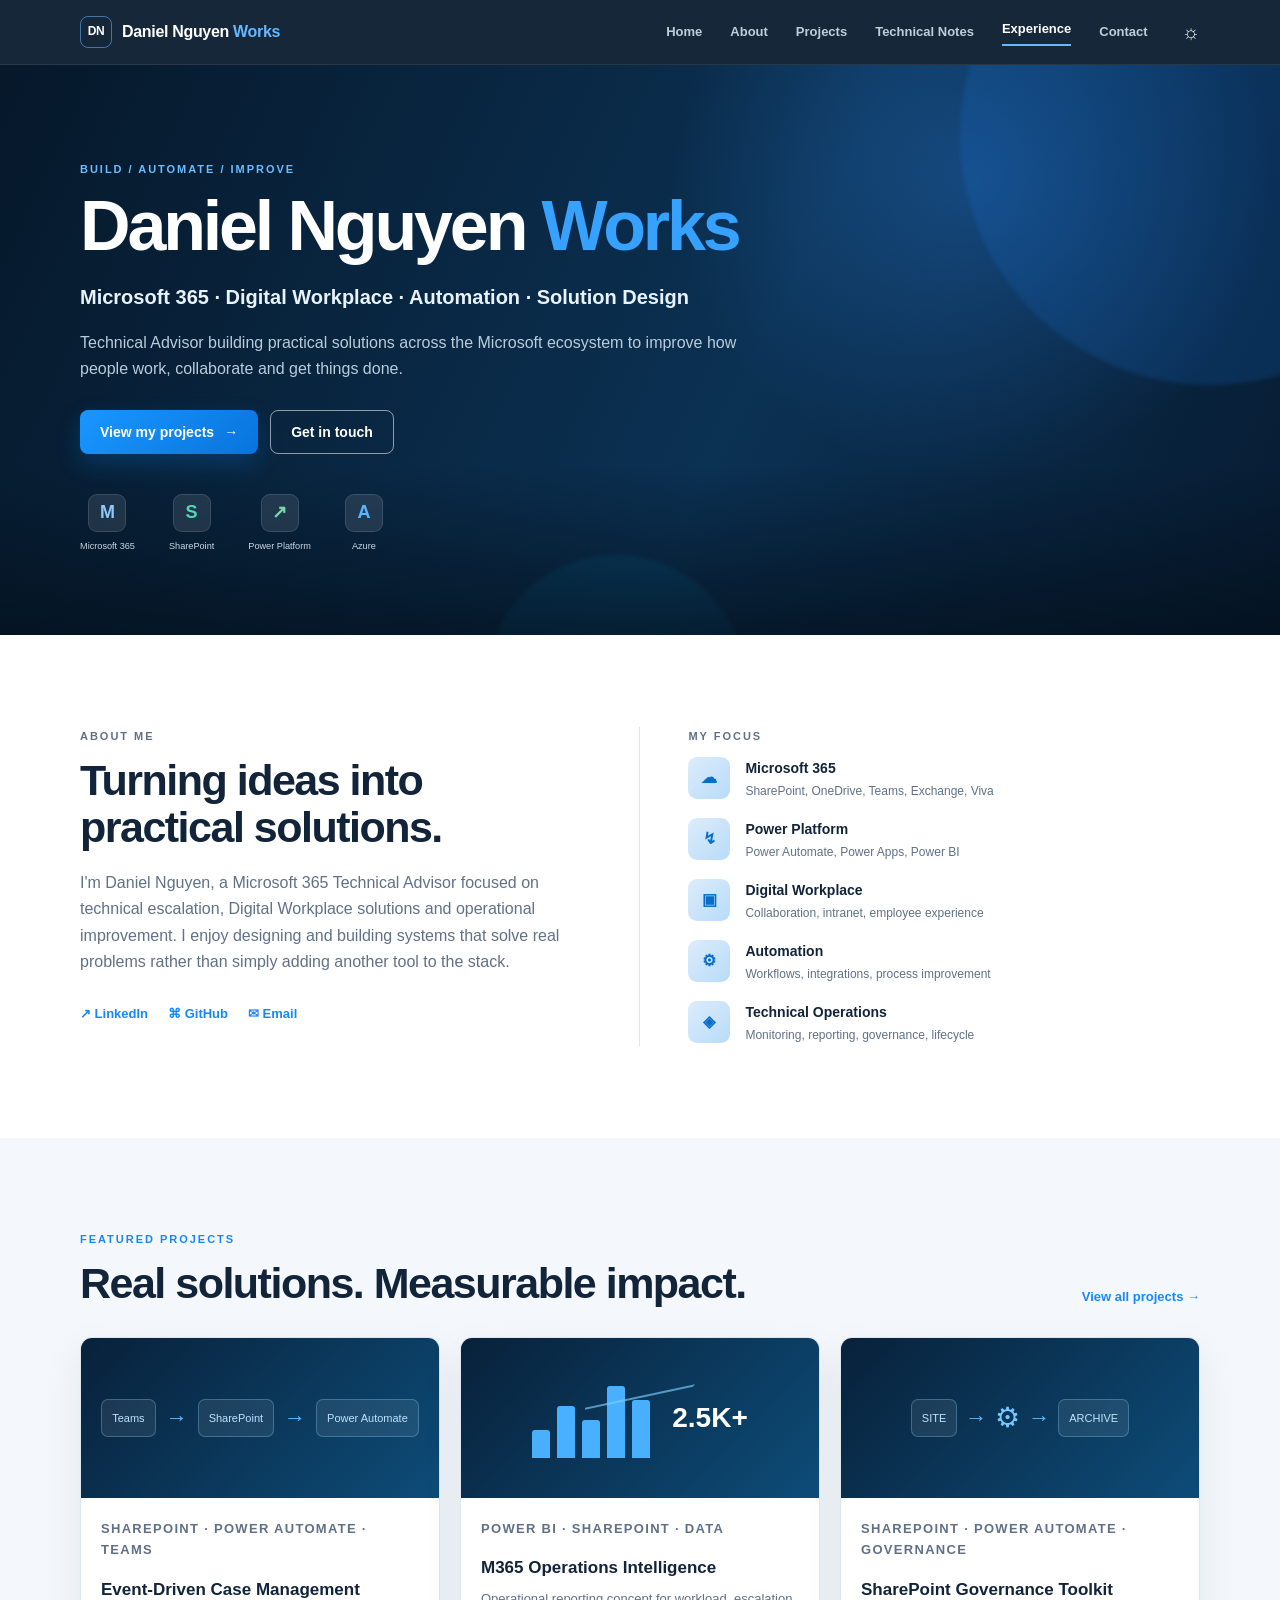
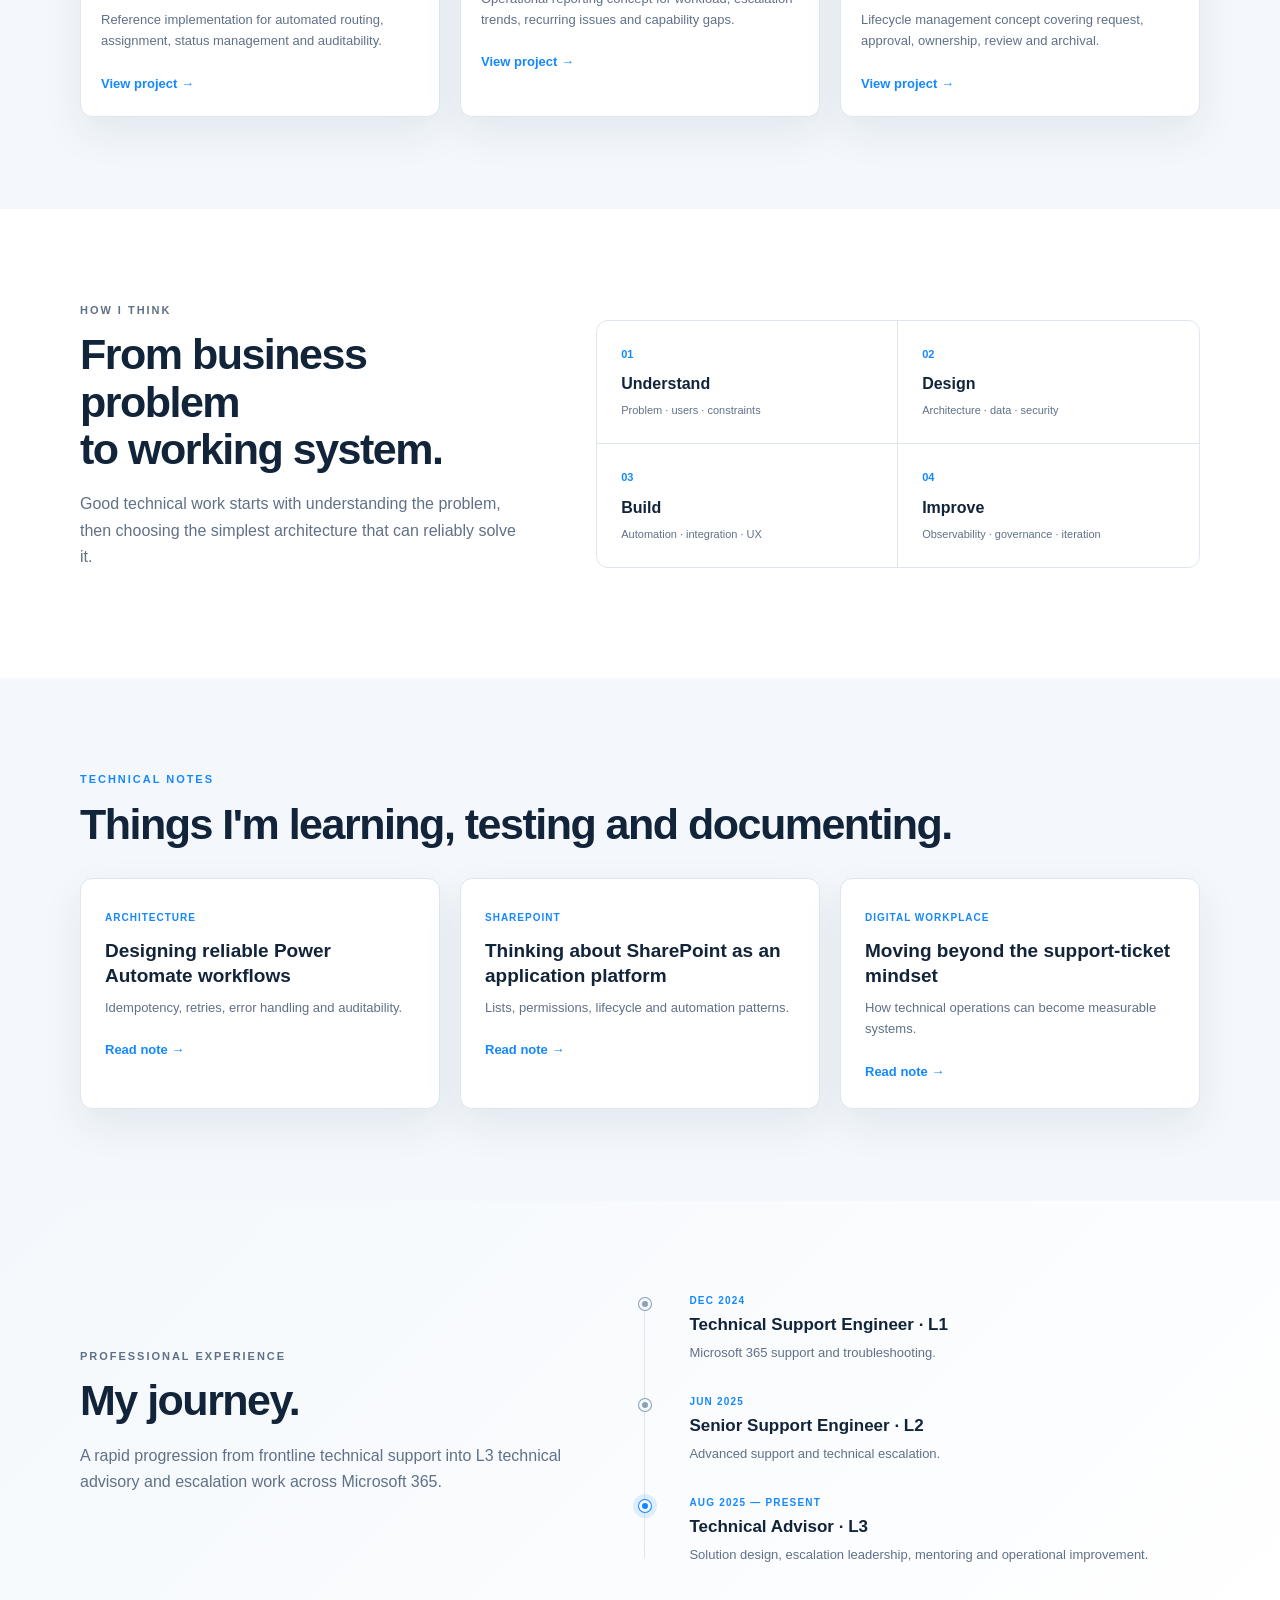
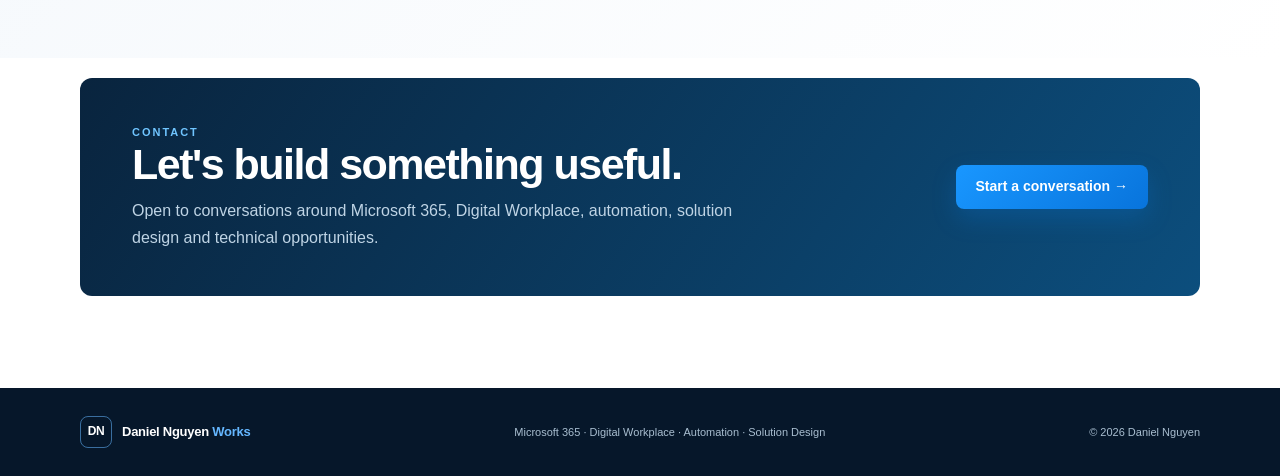
<file: index.html>
<!DOCTYPE html>
<html lang="en">
<head>
  <meta charset="UTF-8">
  <meta name="viewport" content="width=device-width, initial-scale=1.0">
  <meta name="description" content="Daniel Nguyen — Microsoft 365, Digital Workplace, Automation and Solution Design portfolio.">
  <meta name="author" content="Daniel Nguyen">
  <meta name="theme-color" content="#081a2e">
  <title>Daniel Nguyen Works | M365 · Digital Workplace · Automation</title>
  <link rel="stylesheet" href="style.css">
</head>
<body>
  <header class="site-header" id="top">
    <nav class="nav container" aria-label="Main navigation">
      <a class="brand" href="#top" aria-label="Daniel Nguyen Works home">
        <span class="brand-mark">DN</span>
        <span>Daniel Nguyen <b>Works</b></span>
      </a>

      <button class="menu-toggle" aria-label="Toggle navigation" aria-expanded="false">
        <span></span><span></span><span></span>
      </button>

      <div class="nav-links">
        <a class="active" href="#top">Home</a>
        <a href="#about">About</a>
        <a href="#projects">Projects</a>
        <a href="#notes">Technical Notes</a>
        <a href="#experience">Experience</a>
        <a href="#contact">Contact</a>
        <button class="theme-toggle" type="button" aria-label="Toggle light and dark mode">☼</button>
      </div>
    </nav>
  </header>

  <main>
    <section class="hero">
      <div class="hero-glow hero-glow-one"></div>
      <div class="hero-glow hero-glow-two"></div>
      <div class="container hero-grid">
        <div class="hero-copy">
          <p class="eyebrow">BUILD / AUTOMATE / IMPROVE</p>
          <h1>Daniel Nguyen <span>Works</span></h1>
          <p class="hero-subtitle">Microsoft 365 · Digital Workplace · Automation · Solution Design</p>
          <p class="hero-text">
            Technical Advisor building practical solutions across the Microsoft ecosystem
            to improve how people work, collaborate and get things done.
          </p>
          <div class="hero-actions">
            <a class="button primary" href="#projects">View my projects <span>→</span></a>
            <a class="button secondary" href="#contact">Get in touch</a>
          </div>
          <div class="platforms" aria-label="Technology focus">
            <div><span class="platform-icon m365">M</span><small>Microsoft 365</small></div>
            <div><span class="platform-icon spo">S</span><small>SharePoint</small></div>
            <div><span class="platform-icon pa">↗</span><small>Power Platform</small></div>
            <div><span class="platform-icon azure">A</span><small>Azure</small></div>
          </div>
        </div>
      </div>
    </section>

    <section class="section about-section" id="about">
      <div class="container two-column">
        <div>
          <p class="eyebrow">ABOUT ME</p>
          <h2>Turning ideas into<br>practical solutions.</h2>
          <p>
            I'm Daniel Nguyen, a Microsoft 365 Technical Advisor focused on
            technical escalation, Digital Workplace solutions and operational improvement.
            I enjoy designing and building systems that solve real problems rather than
            simply adding another tool to the stack.
          </p>
          <div class="quick-links">
            <a href="https://www.linkedin.com/in/daniel-nguyen-039344411/" target="_blank" rel="noopener">↗ LinkedIn</a>
            <a href="https://danielng-works.github.io" target="_blank" rel="noopener">⌘ GitHub</a>
            <a href="mailto:connect.danielng@gmail.com">✉ Email</a>
          </div>
        </div>

        <div class="focus-panel">
          <p class="eyebrow">MY FOCUS</p>
          <div class="focus-list">
            <div class="focus-item">
              <span class="focus-icon">☁</span>
              <div><strong>Microsoft 365</strong><small>SharePoint, OneDrive, Teams, Exchange, Viva</small></div>
            </div>
            <div class="focus-item">
              <span class="focus-icon">↯</span>
              <div><strong>Power Platform</strong><small>Power Automate, Power Apps, Power BI</small></div>
            </div>
            <div class="focus-item">
              <span class="focus-icon">▣</span>
              <div><strong>Digital Workplace</strong><small>Collaboration, intranet, employee experience</small></div>
            </div>
            <div class="focus-item">
              <span class="focus-icon">⚙</span>
              <div><strong>Automation</strong><small>Workflows, integrations, process improvement</small></div>
            </div>
            <div class="focus-item">
              <span class="focus-icon">◈</span>
              <div><strong>Technical Operations</strong><small>Monitoring, reporting, governance, lifecycle</small></div>
            </div>
          </div>
        </div>
      </div>
    </section>

    <section class="section projects-section" id="projects">
      <div class="container">
        <div class="section-heading">
          <div>
            <p class="eyebrow">FEATURED PROJECTS</p>
            <h2>Real solutions. Measurable impact.</h2>
          </div>
          <a class="text-link" href="#">View all projects →</a>
        </div>

        <div class="project-grid">
          <article class="project-card">
            <div class="project-visual visual-case">
              <div class="flow-node">Teams</div><span>→</span><div class="flow-node">SharePoint</div><span>→</span><div class="flow-node">Power Automate</div>
            </div>
            <div class="project-body">
              <p class="project-type">SharePoint · Power Automate · Teams</p>
              <h3>Event-Driven Case Management</h3>
              <p>Reference implementation for automated routing, assignment, status management and auditability.</p>
              <a href="projects/case-management.html">View project →</a>
            </div>
          </article>

          <article class="project-card">
            <div class="project-visual visual-dashboard">
              <div class="chart-bars"><i></i><i></i><i></i><i></i><i></i></div>
              <div class="dashboard-line"></div>
              <div class="dashboard-number">2.5K+</div>
            </div>
            <div class="project-body">
              <p class="project-type">Power BI · SharePoint · Data</p>
              <h3>M365 Operations Intelligence</h3>
              <p>Operational reporting concept for workload, escalation trends, recurring issues and capability gaps.</p>
              <a href="projects/operations-reporting.html">View project →</a>
            </div>
          </article>

          <article class="project-card">
            <div class="project-visual visual-governance">
              <div class="site-box">SITE</div><span>→</span><div class="gear">⚙</div><span>→</span><div class="site-box">ARCHIVE</div>
            </div>
            <div class="project-body">
              <p class="project-type">SharePoint · Power Automate · Governance</p>
              <h3>SharePoint Governance Toolkit</h3>
              <p>Lifecycle management concept covering request, approval, ownership, review and archival.</p>
              <a href="projects/sharepoint-governance.html">View project →</a>
            </div>
          </article>
        </div>
      </div>
    </section>

    <section class="section architecture-section">
      <div class="container architecture-grid">
        <div>
          <p class="eyebrow">HOW I THINK</p>
          <h2>From business problem<br>to working system.</h2>
          <p>
            Good technical work starts with understanding the problem, then choosing
            the simplest architecture that can reliably solve it.
          </p>
        </div>
        <div class="architecture-flow">
          <div><span>01</span><strong>Understand</strong><small>Problem · users · constraints</small></div>
          <div><span>02</span><strong>Design</strong><small>Architecture · data · security</small></div>
          <div><span>03</span><strong>Build</strong><small>Automation · integration · UX</small></div>
          <div><span>04</span><strong>Improve</strong><small>Observability · governance · iteration</small></div>
        </div>
      </div>
    </section>

    <section class="section notes-section" id="notes">
      <div class="container">
        <p class="eyebrow">TECHNICAL NOTES</p>
        <h2>Things I'm learning, testing and documenting.</h2>
        <div class="note-grid">
          <article class="note-card"><span>ARCHITECTURE</span><h3>Designing reliable Power Automate workflows</h3><p>Idempotency, retries, error handling and auditability.</p><a href="#">Read note →</a></article>
          <article class="note-card"><span>SHAREPOINT</span><h3>Thinking about SharePoint as an application platform</h3><p>Lists, permissions, lifecycle and automation patterns.</p><a href="#">Read note →</a></article>
          <article class="note-card"><span>DIGITAL WORKPLACE</span><h3>Moving beyond the support-ticket mindset</h3><p>How technical operations can become measurable systems.</p><a href="#">Read note →</a></article>
        </div>
      </div>
    </section>

    <section class="section experience-section" id="experience">
      <div class="container two-column experience-grid">
        <div>
          <p class="eyebrow">PROFESSIONAL EXPERIENCE</p>
          <h2>My journey.</h2>
          <p>
            A rapid progression from frontline technical support into L3 technical
            advisory and escalation work across Microsoft 365.
          </p>
        </div>
        <div class="timeline">
          <div class="timeline-item"><span class="timeline-dot"></span><p class="timeline-date">DEC 2024</p><h3>Technical Support Engineer · L1</h3><p>Microsoft 365 support and troubleshooting.</p></div>
          <div class="timeline-item"><span class="timeline-dot"></span><p class="timeline-date">JUN 2025</p><h3>Senior Support Engineer · L2</h3><p>Advanced support and technical escalation.</p></div>
          <div class="timeline-item current"><span class="timeline-dot"></span><p class="timeline-date">AUG 2025 — PRESENT</p><h3>Technical Advisor · L3</h3><p>Solution design, escalation leadership, mentoring and operational improvement.</p></div>
        </div>
      </div>
    </section>

    <section class="section contact-section" id="contact">
      <div class="container contact-card">
        <div>
          <p class="eyebrow">CONTACT</p>
          <h2>Let's build something useful.</h2>
          <p>Open to conversations around Microsoft 365, Digital Workplace, automation, solution design and technical opportunities.</p>
        </div>
        <a class="button primary" href="mailto:your-email@example.com">Start a conversation →</a>
      </div>
    </section>
  </main>

  <footer>
    <div class="container footer-inner">
      <a class="brand" href="#top"><span class="brand-mark">DN</span><span>Daniel Nguyen <b>Works</b></span></a>
      <p>Microsoft 365 · Digital Workplace · Automation · Solution Design</p>
      <p>© <span id="year"></span> Daniel Nguyen</p>
    </div>
  </footer>

  <script src="script.js"></script>
</body>
</html>
</file>
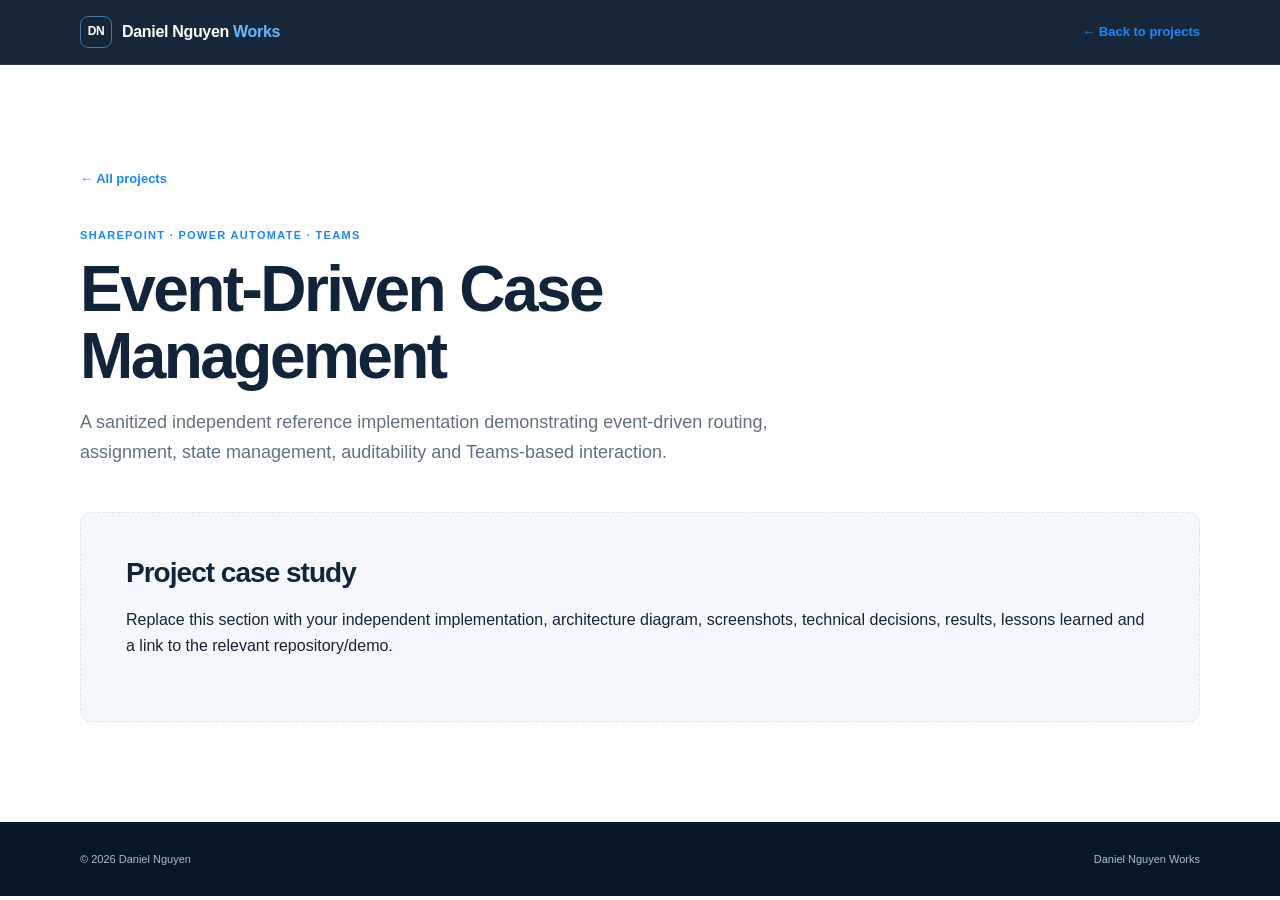
<file: case-management.html>
<!DOCTYPE html>
<html lang="en">
<head>
  <meta charset="UTF-8">
  <meta name="viewport" content="width=device-width, initial-scale=1.0">
  <title>Event-Driven Case Management | Daniel Nguyen Works</title>
  <link rel="stylesheet" href="../style.css">
  <style>
    .project-page { padding:100px 0; min-height:80vh; }
    .project-page .back { color:var(--blue); font-weight:700; font-size:13px; }
    .project-page .tag { color:var(--blue); text-transform:uppercase; letter-spacing:.12em; font-size:11px; font-weight:800; margin-top:35px; }
    .project-page h1 { max-width:800px; margin:8px 0 16px; font-size:clamp(38px,6vw,64px); line-height:1.05; letter-spacing:-.04em; }
    .project-page .lead { max-width:760px; color:var(--muted); font-size:18px; }
    .placeholder { margin-top:45px; padding:45px; border:1px dashed var(--line); border-radius:var(--radius); background:var(--surface-2); }
    .placeholder h2 { font-size:28px; }
  </style>
</head>
<body>
<header class="site-header">
  <nav class="nav container">
    <a class="brand" href="../index.html"><span class="brand-mark">DN</span><span>Daniel Nguyen <b>Works</b></span></a>
    <a class="text-link" href="../index.html#projects">← Back to projects</a>
  </nav>
</header>
<main class="project-page">
  <div class="container">
    <a class="back" href="../index.html#projects">← All projects</a>
    <p class="tag">SharePoint · Power Automate · Teams</p>
    <h1>Event-Driven Case Management</h1>
    <p class="lead">A sanitized independent reference implementation demonstrating event-driven routing, assignment, state management, auditability and Teams-based interaction.</p>
    <div class="placeholder">
      <h2>Project case study</h2>
      <p>Replace this section with your independent implementation, architecture diagram, screenshots, technical decisions, results, lessons learned and a link to the relevant repository/demo.</p>
    </div>
  </div>
</main>
<footer><div class="container footer-inner"><span>© <span id="year"></span> Daniel Nguyen</span><span>Daniel Nguyen Works</span></div></footer>
<script>document.getElementById("year").textContent = new Date().getFullYear();</script>
</body>
</html>
</file>
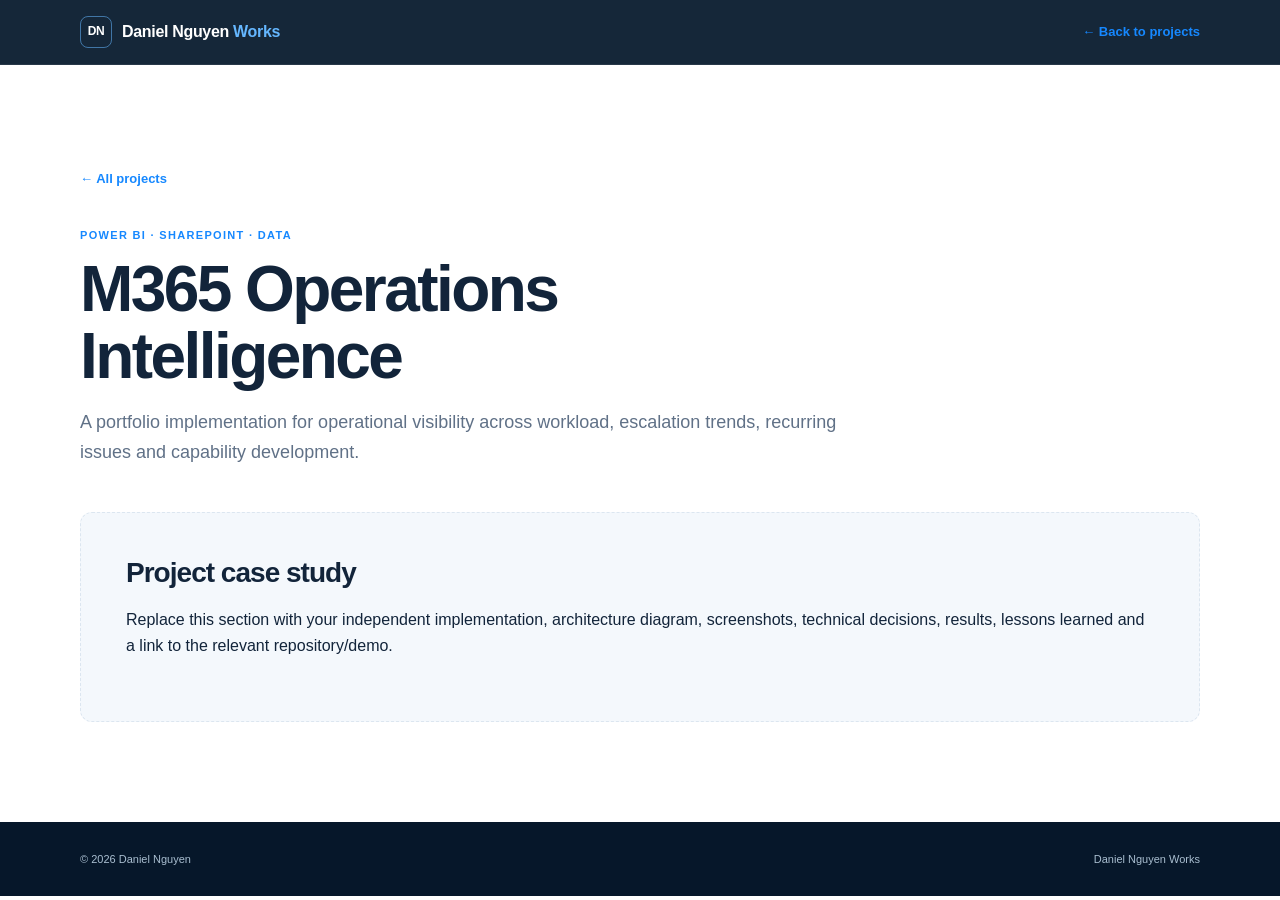
<file: projects/operations-reporting.html>
<!DOCTYPE html>
<html lang="en">
<head>
  <meta charset="UTF-8">
  <meta name="viewport" content="width=device-width, initial-scale=1.0">
  <title>M365 Operations Intelligence | Daniel Nguyen Works</title>
  <link rel="stylesheet" href="../style.css">
  <style>
    .project-page { padding:100px 0; min-height:80vh; }
    .project-page .back { color:var(--blue); font-weight:700; font-size:13px; }
    .project-page .tag { color:var(--blue); text-transform:uppercase; letter-spacing:.12em; font-size:11px; font-weight:800; margin-top:35px; }
    .project-page h1 { max-width:800px; margin:8px 0 16px; font-size:clamp(38px,6vw,64px); line-height:1.05; letter-spacing:-.04em; }
    .project-page .lead { max-width:760px; color:var(--muted); font-size:18px; }
    .placeholder { margin-top:45px; padding:45px; border:1px dashed var(--line); border-radius:var(--radius); background:var(--surface-2); }
    .placeholder h2 { font-size:28px; }
  </style>
</head>
<body>
<header class="site-header">
  <nav class="nav container">
    <a class="brand" href="../index.html"><span class="brand-mark">DN</span><span>Daniel Nguyen <b>Works</b></span></a>
    <a class="text-link" href="../index.html#projects">← Back to projects</a>
  </nav>
</header>
<main class="project-page">
  <div class="container">
    <a class="back" href="../index.html#projects">← All projects</a>
    <p class="tag">Power BI · SharePoint · Data</p>
    <h1>M365 Operations Intelligence</h1>
    <p class="lead">A portfolio implementation for operational visibility across workload, escalation trends, recurring issues and capability development.</p>
    <div class="placeholder">
      <h2>Project case study</h2>
      <p>Replace this section with your independent implementation, architecture diagram, screenshots, technical decisions, results, lessons learned and a link to the relevant repository/demo.</p>
    </div>
  </div>
</main>
<footer><div class="container footer-inner"><span>© <span id="year"></span> Daniel Nguyen</span><span>Daniel Nguyen Works</span></div></footer>
<script>document.getElementById("year").textContent = new Date().getFullYear();</script>
</body>
</html>
</file>
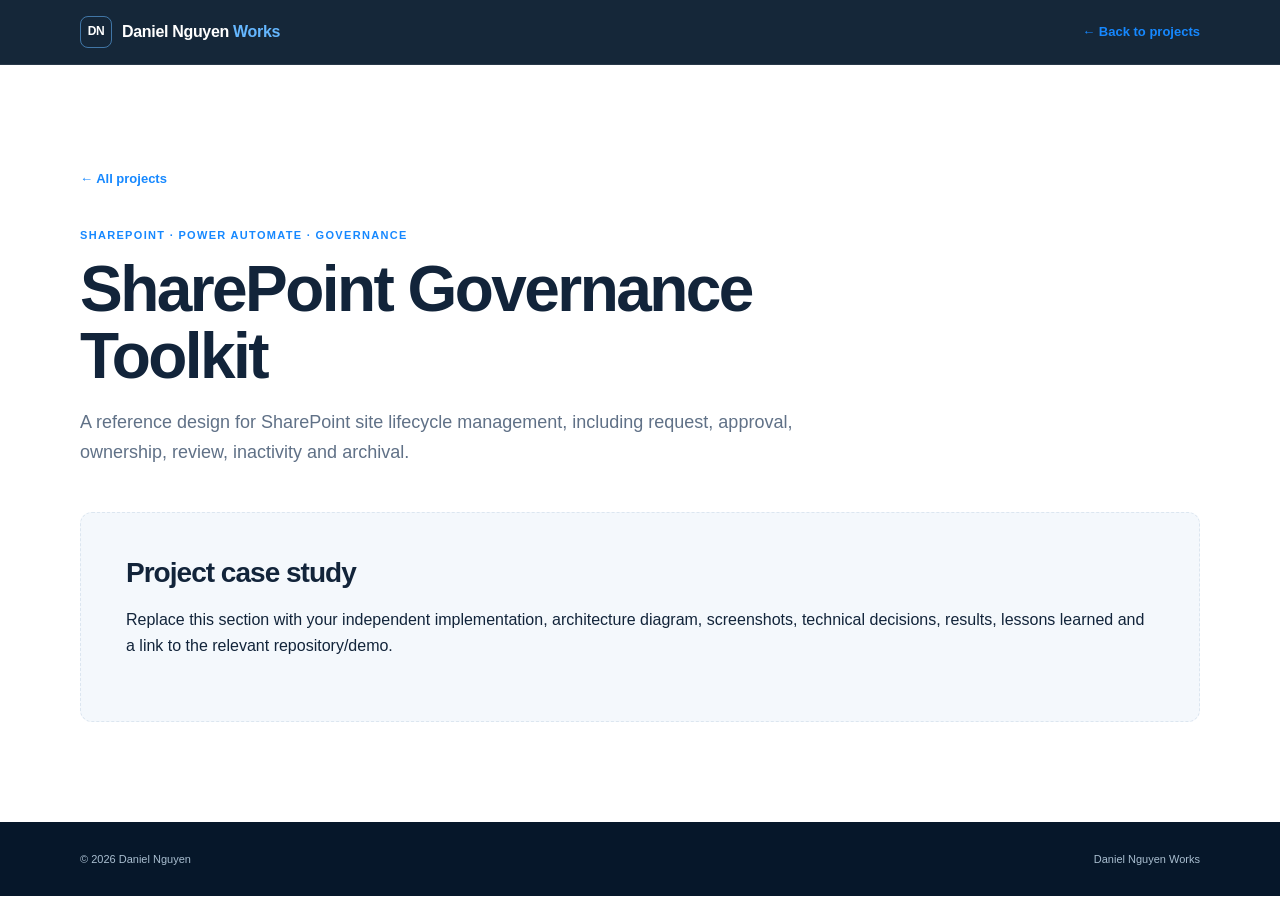
<file: projects/sharepoint-governance.html>
<!DOCTYPE html>
<html lang="en">
<head>
  <meta charset="UTF-8">
  <meta name="viewport" content="width=device-width, initial-scale=1.0">
  <title>SharePoint Governance Toolkit | Daniel Nguyen Works</title>
  <link rel="stylesheet" href="../style.css">
  <style>
    .project-page { padding:100px 0; min-height:80vh; }
    .project-page .back { color:var(--blue); font-weight:700; font-size:13px; }
    .project-page .tag { color:var(--blue); text-transform:uppercase; letter-spacing:.12em; font-size:11px; font-weight:800; margin-top:35px; }
    .project-page h1 { max-width:800px; margin:8px 0 16px; font-size:clamp(38px,6vw,64px); line-height:1.05; letter-spacing:-.04em; }
    .project-page .lead { max-width:760px; color:var(--muted); font-size:18px; }
    .placeholder { margin-top:45px; padding:45px; border:1px dashed var(--line); border-radius:var(--radius); background:var(--surface-2); }
    .placeholder h2 { font-size:28px; }
  </style>
</head>
<body>
<header class="site-header">
  <nav class="nav container">
    <a class="brand" href="../index.html"><span class="brand-mark">DN</span><span>Daniel Nguyen <b>Works</b></span></a>
    <a class="text-link" href="../index.html#projects">← Back to projects</a>
  </nav>
</header>
<main class="project-page">
  <div class="container">
    <a class="back" href="../index.html#projects">← All projects</a>
    <p class="tag">SharePoint · Power Automate · Governance</p>
    <h1>SharePoint Governance Toolkit</h1>
    <p class="lead">A reference design for SharePoint site lifecycle management, including request, approval, ownership, review, inactivity and archival.</p>
    <div class="placeholder">
      <h2>Project case study</h2>
      <p>Replace this section with your independent implementation, architecture diagram, screenshots, technical decisions, results, lessons learned and a link to the relevant repository/demo.</p>
    </div>
  </div>
</main>
<footer><div class="container footer-inner"><span>© <span id="year"></span> Daniel Nguyen</span><span>Daniel Nguyen Works</span></div></footer>
<script>document.getElementById("year").textContent = new Date().getFullYear();</script>
</body>
</html>
</file>
<file: style.css>
:root {
  --navy: #071a2d;
  --navy-2: #0c2945;
  --blue: #1688ff;
  --blue-light: #65b7ff;
  --ink: #12243a;
  --muted: #607187;
  --line: #dce6f0;
  --surface: #ffffff;
  --surface-2: #f4f8fc;
  --shadow: 0 16px 40px rgba(12, 38, 66, .08);
  --radius: 12px;
}

* { box-sizing: border-box; }
html { scroll-behavior: smooth; }
body {
  margin: 0;
  color: var(--ink);
  background: var(--surface);
  font-family: Inter, ui-sans-serif, -apple-system, BlinkMacSystemFont, "Segoe UI", Roboto, Arial, sans-serif;
  line-height: 1.65;
}
body.dark {
  --ink: #eaf3fb;
  --muted: #a8b9ca;
  --line: #243b52;
  --surface: #081a2e;
  --surface-2: #0d243c;
  --shadow: 0 16px 40px rgba(0,0,0,.22);
}
a { color: inherit; text-decoration: none; }
.container { width: min(1120px, calc(100% - 48px)); margin: 0 auto; }

.site-header {
  position: sticky; top: 0; z-index: 50;
  background: rgba(7,26,45,.94);
  backdrop-filter: blur(14px);
  border-bottom: 1px solid rgba(255,255,255,.08);
}
.nav { min-height: 64px; display:flex; align-items:center; justify-content:space-between; gap:24px; }
.brand { display:flex; align-items:center; gap:10px; font-weight:700; letter-spacing:-.02em; color:#fff; }
.brand b { color:var(--blue-light); }
.brand-mark {
  width:32px; height:32px; display:grid; place-items:center;
  color:#fff; border:1px solid rgba(101,183,255,.55); border-radius:8px;
  font-size:12px; letter-spacing:-.04em;
}
.nav-links { display:flex; align-items:center; gap:28px; color:#d8e5f1; font-size:13px; font-weight:600; }
.nav-links a { opacity:.88; transition:.2s ease; }
.nav-links a:hover, .nav-links a.active { color:#fff; opacity:1; }
.nav-links a.active { border-bottom:2px solid var(--blue-light); padding-bottom:4px; }
.theme-toggle, .menu-toggle { border:0; background:transparent; color:#fff; cursor:pointer; }
.theme-toggle { font-size:20px; padding:4px 0 4px 6px; }
.menu-toggle { display:none; }

.hero {
  position:relative; overflow:hidden; min-height:570px; display:flex; align-items:center;
  color:#fff; background:
    radial-gradient(circle at 76% 20%, rgba(50,145,255,.28), transparent 28%),
    linear-gradient(115deg, #06182a 0%, #0b3153 58%, #071b31 100%);
}
.hero:after {
  content:""; position:absolute; inset:auto 0 0; height:170px;
  background:linear-gradient(transparent, rgba(3,14,25,.68));
}
.hero-glow { position:absolute; border-radius:50%; filter:blur(2px); pointer-events:none; }
.hero-glow-one { width:500px; height:500px; right:-180px; top:-180px; background:rgba(31,137,255,.15); }
.hero-glow-two { width:260px; height:260px; left:38%; bottom:-180px; background:rgba(0,187,255,.12); }
.hero-grid { position:relative; z-index:2; }
.hero-copy { max-width:800px; padding:84px 0 70px; }
.eyebrow { margin:0 0 12px; color:var(--blue); font-size:11px; letter-spacing:.18em; font-weight:800; }
.hero .eyebrow { color:#69bdff; }
.hero h1 { margin:0; font-size:clamp(42px, 6vw, 70px); line-height:1.04; letter-spacing:-.045em; }
.hero h1 span { color:#36a1ff; }
.hero-subtitle { margin:18px 0 8px; font-size:20px; font-weight:600; color:#e8f2fb; }
.hero-text { max-width:670px; color:#b9ccdc; font-size:16px; }
.hero-actions { display:flex; gap:12px; margin:28px 0 40px; }
.button {
  display:inline-flex; align-items:center; justify-content:center; gap:10px;
  min-height:44px; padding:0 20px; border-radius:8px; font-weight:700; font-size:14px;
  transition:transform .2s ease, box-shadow .2s ease, background .2s ease;
}
.button:hover { transform:translateY(-2px); }
.button.primary { color:#fff; background:linear-gradient(135deg,#1997ff,#0874dc); box-shadow:0 10px 25px rgba(9,126,232,.24); }
.button.secondary { color:#fff; border:1px solid rgba(255,255,255,.55); }
.platforms { display:flex; gap:34px; align-items:center; }
.platforms > div { display:flex; flex-direction:column; align-items:center; gap:7px; color:#c9d8e6; font-size:11px; }
.platform-icon { width:38px; height:38px; border-radius:9px; display:grid; place-items:center; font-weight:900; font-size:18px; background:rgba(255,255,255,.1); border:1px solid rgba(255,255,255,.12); }
.platform-icon.m365 { color:#8bc9ff; }.platform-icon.spo { color:#55d5b8; }.platform-icon.pa { color:#7bd7a8; }.platform-icon.azure { color:#56b8ff; }

.section { padding:92px 0; }
.about-section { background:var(--surface); }
.two-column { display:grid; grid-template-columns:1fr 1.15fr; gap:72px; align-items:start; }
h2 { margin:0 0 18px; font-size:clamp(30px,4vw,43px); line-height:1.1; letter-spacing:-.035em; }
.about-section p, .architecture-section p, .experience-section p, .contact-card p { color:var(--muted); max-width:620px; }
.quick-links { display:flex; gap:20px; margin-top:28px; flex-wrap:wrap; }
.quick-links a { color:var(--blue); font-size:13px; font-weight:700; }

.focus-panel { border-left:1px solid var(--line); padding-left:48px; }
.focus-list { display:grid; gap:16px; }
.focus-item { display:flex; gap:15px; align-items:flex-start; }
.focus-icon { width:42px; height:42px; display:grid; place-items:center; flex:none; border-radius:9px; background:linear-gradient(135deg,#ddecfb,#b8dbf9); color:#086fc9; font-weight:900; }
.focus-item strong { display:block; font-size:14px; }
.focus-item small { display:block; color:var(--muted); font-size:12px; margin-top:2px; }

.projects-section, .notes-section { background:var(--surface-2); }
.section-heading { display:flex; align-items:end; justify-content:space-between; gap:24px; margin-bottom:30px; }
.section-heading h2 { margin-bottom:0; }
.text-link, .project-body a, .note-card a { color:var(--blue); font-weight:700; font-size:13px; }
.project-grid { display:grid; grid-template-columns:repeat(3,1fr); gap:20px; }
.project-card, .note-card { background:var(--surface); border:1px solid var(--line); border-radius:var(--radius); overflow:hidden; box-shadow:var(--shadow); }
.project-visual { min-height:160px; display:flex; align-items:center; justify-content:center; gap:10px; color:#bde2ff; background:linear-gradient(135deg,#08213a,#0d4c78); }
.project-visual span { color:#5db8ff; font-size:22px; }
.flow-node, .site-box { border:1px solid rgba(142,213,255,.3); background:rgba(255,255,255,.08); padding:9px 10px; border-radius:7px; font-size:11px; }
.visual-dashboard { position:relative; gap:0; }
.chart-bars { display:flex; align-items:end; gap:7px; height:80px; }
.chart-bars i { width:18px; border-radius:3px 3px 0 0; background:#49b0ff; }
.chart-bars i:nth-child(1){height:35%}.chart-bars i:nth-child(2){height:65%}.chart-bars i:nth-child(3){height:48%}.chart-bars i:nth-child(4){height:90%}.chart-bars i:nth-child(5){height:72%}
.dashboard-number { margin-left:22px; font-size:28px; font-weight:800; color:#fff; }
.dashboard-line { position:absolute; width:110px; height:45px; border-top:2px solid #7cd0ff; border-right:2px solid transparent; transform:skewY(-12deg); opacity:.65; }
.visual-governance { gap:8px; }
.gear { font-size:28px; color:#76c8ff; }
.project-body { padding:20px; }
.project-type, .note-card span { color:var(--blue); font-size:10px; letter-spacing:.1em; font-weight:800; text-transform:uppercase; }
.project-body h3, .note-card h3 { margin:5px 0 8px; font-size:17px; line-height:1.3; }
.project-body p, .note-card p { color:var(--muted); font-size:13px; margin:0 0 18px; }

.architecture-section { background:var(--surface); }
.architecture-grid { display:grid; grid-template-columns:.85fr 1.15fr; gap:70px; align-items:center; }
.architecture-flow { display:grid; grid-template-columns:1fr 1fr; border:1px solid var(--line); border-radius:var(--radius); overflow:hidden; }
.architecture-flow > div { padding:24px; border-right:1px solid var(--line); border-bottom:1px solid var(--line); }
.architecture-flow > div:nth-child(2n) { border-right:0; }
.architecture-flow > div:nth-child(n+3) { border-bottom:0; }
.architecture-flow span { display:block; color:var(--blue); font-size:11px; font-weight:800; margin-bottom:8px; }
.architecture-flow strong { display:block; font-size:16px; }
.architecture-flow small { display:block; color:var(--muted); font-size:11px; margin-top:4px; }

.note-grid { display:grid; grid-template-columns:repeat(3,1fr); gap:20px; margin-top:30px; }
.note-card { padding:24px; }
.note-card h3 { font-size:19px; margin-top:10px; }

.experience-section { background:linear-gradient(135deg,var(--surface-2),var(--surface)); }
.experience-grid { align-items:center; }
.timeline { position:relative; padding-left:28px; }
.timeline:before { content:""; position:absolute; left:5px; top:8px; bottom:8px; width:1px; background:var(--line); }
.timeline-item { position:relative; padding:0 0 30px 22px; }
.timeline-item:last-child { padding-bottom:0; }
.timeline-dot { position:absolute; left:-28px; top:5px; width:12px; height:12px; border-radius:50%; border:3px solid var(--surface-2); background:#8aa1b6; box-shadow:0 0 0 1px #8aa1b6; }
.timeline-item.current .timeline-dot { background:var(--blue); box-shadow:0 0 0 1px var(--blue),0 0 0 6px rgba(22,136,255,.12); }
.timeline-date { margin:0 0 2px !important; color:var(--blue) !important; font-size:10px !important; font-weight:800; letter-spacing:.12em; }
.timeline h3 { margin:2px 0 3px; font-size:17px; }
.timeline p:last-child { margin:0; font-size:13px; }

.contact-section { padding-top:20px; }
.contact-card { padding:45px 52px; border-radius:var(--radius); color:#fff; background:linear-gradient(125deg,#09243e,#0c4e7d); display:flex; align-items:center; justify-content:space-between; gap:30px; }
.contact-card .eyebrow { color:#70c5ff; }
.contact-card h2 { margin-bottom:10px; }
.contact-card p { color:#bfd4e5; margin:0; }

footer { background:#06172a; color:#a9bed0; padding:28px 0; }
.footer-inner { display:flex; align-items:center; justify-content:space-between; gap:20px; font-size:11px; }
.footer-inner .brand { font-size:13px; }
.footer-inner p { margin:0; }

body.dark .project-card, body.dark .note-card { background:#0d243c; }
body.dark .hero { background:linear-gradient(115deg,#020c18,#092d4e,#041222); }

@media (max-width: 900px) {
  .nav-links { gap:18px; }
  .project-grid, .note-grid { grid-template-columns:1fr 1fr; }
  .two-column, .architecture-grid { grid-template-columns:1fr; gap:45px; }
  .focus-panel { border-left:0; border-top:1px solid var(--line); padding:35px 0 0; }
}
@media (max-width: 700px) {
  .container { width:min(100% - 32px, 1120px); }
  .menu-toggle { display:block; }
  .nav-links {
    display:none; position:absolute; left:16px; right:16px; top:58px; padding:16px;
    flex-direction:column; align-items:stretch; gap:0; border-radius:10px;
    background:#09213a; box-shadow:var(--shadow);
  }
  .nav-links.open { display:flex; }
  .nav-links a { padding:12px; }
  .theme-toggle { align-self:flex-start; padding:10px 12px; }
  .hero { min-height:650px; }
  .hero-copy { padding:75px 0 55px; }
  .hero-subtitle { font-size:17px; }
  .platforms { gap:16px; flex-wrap:wrap; }
  .section { padding:68px 0; }
  .project-grid, .note-grid { grid-template-columns:1fr; }
  .section-heading { align-items:flex-start; flex-direction:column; }
  .architecture-flow { grid-template-columns:1fr; }
  .architecture-flow > div, .architecture-flow > div:nth-child(2n), .architecture-flow > div:nth-child(n+3) { border-right:0; border-bottom:1px solid var(--line); }
  .architecture-flow > div:last-child { border-bottom:0; }
  .contact-card { padding:34px 26px; flex-direction:column; align-items:flex-start; }
  .footer-inner { flex-direction:column; align-items:flex-start; }
}
</file>
